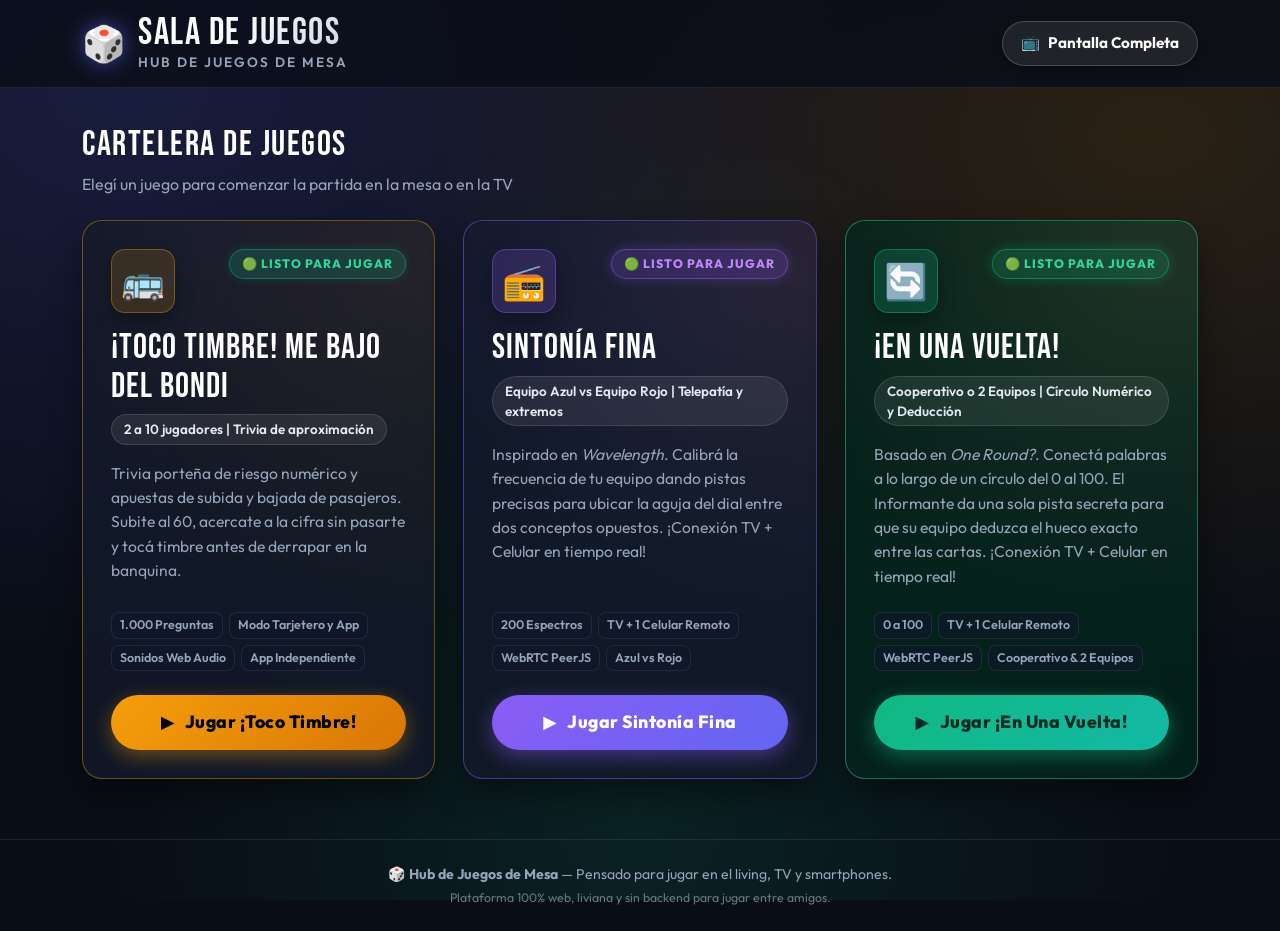
<file: index.html>
<!DOCTYPE html>
<html lang="es">
<head>
  <meta charset="UTF-8">
  <meta name="viewport" content="width=device-width, initial-scale=1.0">
  <meta name="theme-color" content="#090d16">
  <meta name="description" content="Hub de Juegos de Mesa Digitales para jugar entre amigos y en pantalla de TV.">
  <title>🎲 Sala de Juegos | Hub de Juegos de Mesa</title>

  <!-- Google Fonts -->
  <link rel="preconnect" href="https://fonts.googleapis.com">
  <link rel="preconnect" href="https://fonts.gstatic.com" crossorigin>
  <link href="https://fonts.googleapis.com/css2?family=Bebas+Neue&family=Outfit:wght@400;500;600;700;800&display=swap" rel="stylesheet">

  <!-- Bootstrap 5.3 CSS -->
  <link href="https://cdn.jsdelivr.net/npm/bootstrap@5.3.3/dist/css/bootstrap.min.css" rel="stylesheet">

  <!-- Estilos del Hub -->
  <link rel="stylesheet" href="css/hub.css">
</head>
<body>

  <!-- ====================================================================
       BARRA SUPERIOR / LIVING TV HEADER
       ==================================================================== -->
  <header class="hub-header">
    <div class="container d-flex justify-content-between align-items-center">
      <div class="hub-brand">
        <span class="hub-brand-icon">🎲</span>
        <div>
          <h1 class="hub-title">SALA DE JUEGOS</h1>
          <p class="hub-subtitle">Hub de Juegos de Mesa</p>
        </div>
      </div>

      <div class="d-flex align-items-center gap-2">
        <button type="button" class="btn-tv-fullscreen" id="btnToggleFullscreen" title="Alternar Pantalla Completa para TV">
          <span id="fsIcon">📺</span>
          <span id="fsLabel" class="d-none d-sm-inline">Pantalla Completa</span>
        </button>
      </div>
    </div>
  </header>

  <!-- ====================================================================
       CONTENIDO PRINCIPAL
       ==================================================================== -->
  <main class="container">

    <!-- GRILLA DE JUEGOS (CARTELERA) -->
    <section class="games-section" aria-labelledby="gamesSectionTitle">
      <div class="section-header d-flex justify-content-between align-items-end">
        <div>
          <h2 class="section-title" id="gamesSectionTitle">CARTELERA DE JUEGOS</h2>
          <p class="section-subtitle">Elegí un juego para comenzar la partida en la mesa o en la TV</p>
        </div>
      </div>

      <div class="games-grid">
        <!-- TARJETA 1 (ACTIVO): ¡TOCO TIMBRE! -->
        <article class="game-card card-active">
          <div class="game-card-top">
            <div class="game-icon-badge" style="background: rgba(245, 158, 11, 0.15); border-color: rgba(245, 158, 11, 0.35);">
              🚌
            </div>
            <span class="status-badge available">🟢 Listo para jugar</span>
          </div>

          <h3 class="game-title">¡TOCO TIMBRE! ME BAJO DEL BONDI</h3>
          
          <div>
            <span class="game-meta-badge">2 a 10 jugadores | Trivia de aproximación</span>
          </div>

          <p class="game-desc">
            Trivia porteña de riesgo numérico y apuestas de subida y bajada de pasajeros. Subite al 60, acercate a la cifra sin pasarte y tocá timbre antes de derrapar en la banquina.
          </p>

          <div class="game-tags">
            <span class="game-tag">1.000 Preguntas</span>
            <span class="game-tag">Modo Tarjetero y App</span>
            <span class="game-tag">Sonidos Web Audio</span>
            <span class="game-tag">App Independiente</span>
          </div>

          <div class="mt-auto">
            <a href="toco-timbre/index.html" class="btn-game-action btn-play-primary" id="btnPlayTocoTimbre">
              <span>▶️</span>
              <span>Jugar ¡Toco Timbre!</span>
            </a>
          </div>
        </article>

        <!-- TARJETA 2 (ACTIVO): SINTONÍA FINA -->
        <article class="game-card card-active" style="border-color: rgba(139, 92, 246, 0.45); background: radial-gradient(circle at 90% 10%, rgba(139, 92, 246, 0.12) 0%, rgba(18, 25, 41, 0.85) 60%);">
          <div class="game-card-top">
            <div class="game-icon-badge" style="background: rgba(139, 92, 246, 0.2); border-color: rgba(139, 92, 246, 0.4);">
              📻
            </div>
            <span class="status-badge available" style="background: rgba(139, 92, 246, 0.2); color: #c084fc; border-color: rgba(139, 92, 246, 0.45); box-shadow: 0 0 12px rgba(139, 92, 246, 0.3);">🟢 Listo para jugar</span>
          </div>

          <h3 class="game-title">SINTONÍA FINA</h3>

          <div>
            <span class="game-meta-badge">Equipo Azul vs Equipo Rojo | Telepatía y extremos</span>
          </div>

          <p class="game-desc">
            Inspirado en <em>Wavelength</em>. Calibrá la frecuencia de tu equipo dando pistas precisas para ubicar la aguja del dial entre dos conceptos opuestos. ¡Conexión TV + Celular en tiempo real!
          </p>

          <div class="game-tags">
            <span class="game-tag">200 Espectros</span>
            <span class="game-tag">TV + 1 Celular Remoto</span>
            <span class="game-tag">WebRTC PeerJS</span>
            <span class="game-tag">Azul vs Rojo</span>
          </div>

          <div class="mt-auto">
            <a href="sintonia-fina/index.html" class="btn-game-action btn-play-primary" style="background: linear-gradient(135deg, #8b5cf6, #6366f1); color: #fff; box-shadow: 0 6px 20px rgba(139, 92, 246, 0.45);">
              <span>▶️</span>
              <span>Jugar Sintonía Fina</span>
            </a>
          </div>
        </article>

        <!-- TARJETA 3 (ACTIVO): ¡EN UNA VUELTA! -->
        <article class="game-card card-active" style="border-color: rgba(52, 211, 153, 0.45); background: radial-gradient(circle at 90% 10%, rgba(16, 185, 129, 0.15) 0%, rgba(4, 36, 28, 0.85) 60%);">
          <div class="game-card-top">
            <div class="game-icon-badge" style="background: rgba(16, 185, 129, 0.2); border-color: rgba(16, 185, 129, 0.45);">
              🔄
            </div>
            <span class="status-badge available" style="background: rgba(16, 185, 129, 0.2); color: #34d399; border-color: rgba(16, 185, 129, 0.45); box-shadow: 0 0 12px rgba(16, 185, 129, 0.3);">🟢 Listo para jugar</span>
          </div>

          <h3 class="game-title">¡EN UNA VUELTA!</h3>

          <div>
            <span class="game-meta-badge">Cooperativo o 2 Equipos | Círculo Numérico y Deducción</span>
          </div>

          <p class="game-desc">
            Basado en <em>One Round?</em>. Conectá palabras a lo largo de un círculo del 0 al 100. El Informante da una sola pista secreta para que su equipo deduzca el hueco exacto entre las cartas. ¡Conexión TV + Celular en tiempo real!
          </p>

          <div class="game-tags">
            <span class="game-tag">0 a 100</span>
            <span class="game-tag">TV + 1 Celular Remoto</span>
            <span class="game-tag">WebRTC PeerJS</span>
            <span class="game-tag">Cooperativo & 2 Equipos</span>
          </div>

          <div class="mt-auto">
            <a href="en-una-vuelta/index.html" class="btn-game-action btn-play-primary" style="background: linear-gradient(135deg, #10b981, #14b8a6); color: #022c22; box-shadow: 0 6px 20px rgba(16, 185, 129, 0.45);">
              <span>▶️</span>
              <span>Jugar ¡En Una Vuelta!</span>
            </a>
          </div>
        </article>
      </div>
    </section>
  </main>

  <!-- PIE DE PÁGINA -->
  <footer class="hub-footer text-center">
    <div class="container">
      <p class="mb-1">🎲 <strong>Hub de Juegos de Mesa</strong> &mdash; Pensado para jugar en el living, TV y smartphones.</p>
      <p class="text-secondary small mb-0">Plataforma 100% web, liviana y sin backend para jugar entre amigos.</p>
    </div>
  </footer>

  <!-- LÓGICA DE PANTALLA COMPLETA -->
  <script>
    (function() {
      'use strict';

      const btnToggleFs = document.getElementById('btnToggleFullscreen');
      const fsIcon = document.getElementById('fsIcon');
      const fsLabel = document.getElementById('fsLabel');

      function isFullscreen() {
        return !!(
          document.fullscreenElement ||
          document.webkitFullscreenElement ||
          document.mozFullScreenElement ||
          document.msFullscreenElement
        );
      }

      function toggleFullscreen() {
        if (!isFullscreen()) {
          const docEl = document.documentElement;
          if (docEl.requestFullscreen) {
            docEl.requestFullscreen().catch(() => {});
          } else if (docEl.webkitRequestFullscreen) {
            docEl.webkitRequestFullscreen();
          } else if (docEl.msRequestFullscreen) {
            docEl.msRequestFullscreen();
          }
        } else {
          if (document.exitFullscreen) {
            document.exitFullscreen().catch(() => {});
          } else if (document.webkitExitFullscreen) {
            docEl.webkitExitFullscreen();
          } else if (document.msExitFullscreen) {
            docEl.msExitFullscreen();
          }
        }
      }

      function updateFullscreenUI() {
        const inFs = isFullscreen();
        if (fsIcon) fsIcon.textContent = inFs ? '🪟' : '📺';
        if (fsLabel) fsLabel.textContent = inFs ? 'Salir' : 'Pantalla Completa';
        if (btnToggleFs) btnToggleFs.title = inFs ? 'Salir de Pantalla Completa' : 'Alternar Pantalla Completa para TV';
      }

      if (btnToggleFs) {
        btnToggleFs.addEventListener('click', toggleFullscreen);
      }

      document.addEventListener('fullscreenchange', updateFullscreenUI);
      document.addEventListener('webkitfullscreenchange', updateFullscreenUI);
      document.addEventListener('mozfullscreenchange', updateFullscreenUI);
      document.addEventListener('MSFullscreenChange', updateFullscreenUI);
    })();
  </script>
</body>
</html>
</file>
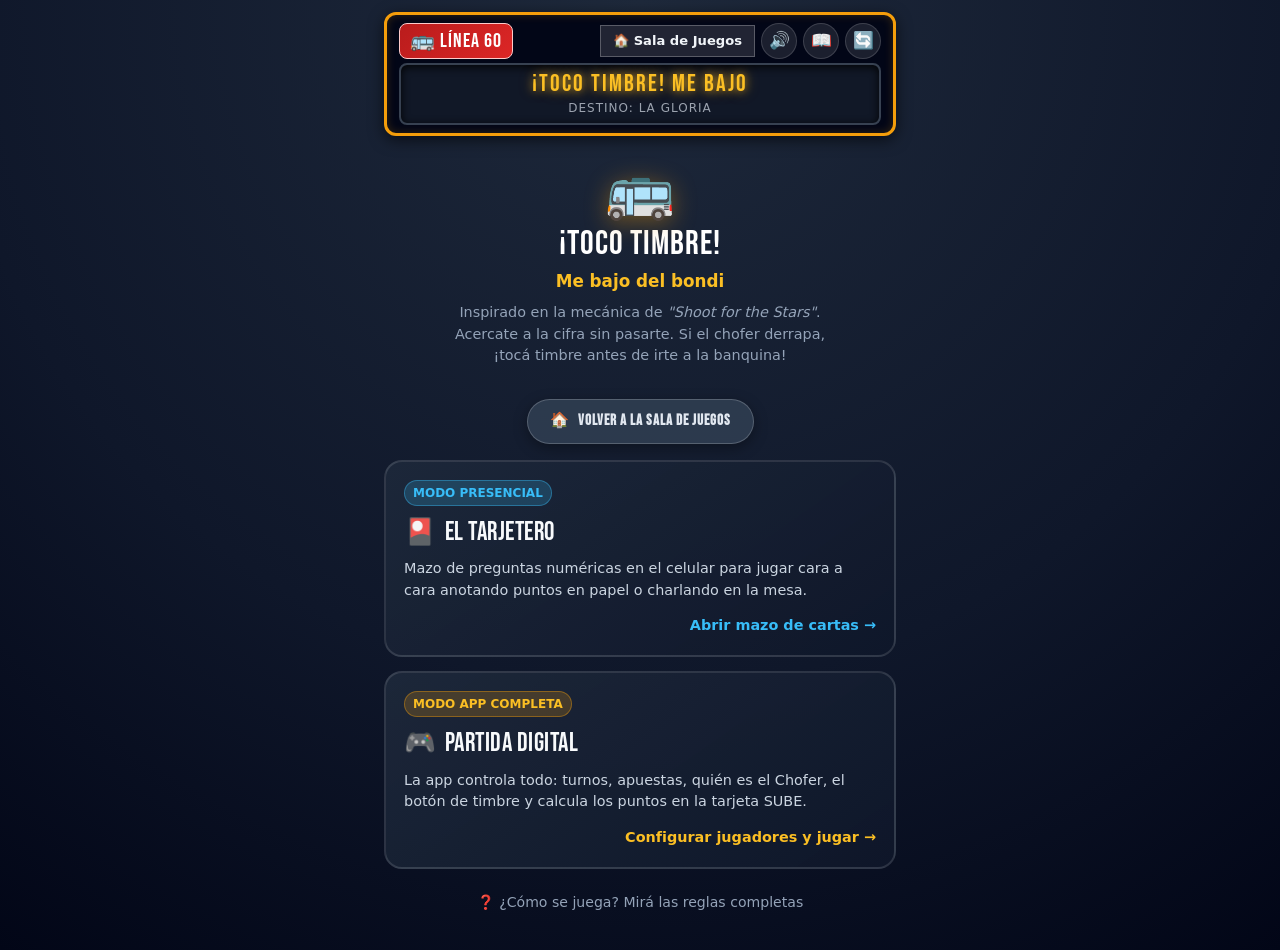
<file: toco-timbre/index.html>
<!DOCTYPE html>
<html lang="es">
<head>
  <meta charset="UTF-8">
  <meta name="viewport" content="width=device-width, initial-scale=1.0, maximum-scale=1.0, user-scalable=no">
  <meta name="theme-color" content="#0a192f">
  <meta name="description" content="¡Toco timbre! Me bajo del bondi - Juego de mesa digital de preguntas numéricas, riesgo y apuestas porteñas.">
  <title>¡Toco timbre! Me bajo del bondi 🚌🔔</title>

  <!-- Google Fonts -->
  <link rel="preconnect" href="https://fonts.googleapis.com">
  <link rel="preconnect" href="https://fonts.gstatic.com" crossorigin>
  <link href="https://fonts.googleapis.com/css2?family=Bebas+Neue&family=Outfit:wght@400;600;700;800&display=swap" rel="stylesheet">

  <!-- Bootstrap 5.3 CSS via CDN -->
  <link href="https://cdn.jsdelivr.net/npm/bootstrap@5.3.3/dist/css/bootstrap.min.css" rel="stylesheet" integrity="sha384-QWTKZyjpPEjISv5WaRU9OFeRpok6YctnYmDr5pNlyT2bRjXh0JMhjY6hW+ALEwIH" crossorigin="anonymous">

  <!-- Estilos Propios -->
  <link rel="stylesheet" href="css/styles.css">
</head>
<body>
  <!-- Canvas de confeti para festejos -->
  <canvas id="confettiCanvas"></canvas>

  <div class="app-container">
    <!-- Header Cartelera Colectivo Porteño -->
    <header class="bondi-header">
      <div class="bondi-header-top">
        <div class="linea-badge">
          <span>🚌</span>
          <span id="headerLineaText">LÍNEA 60</span>
        </div>
        <div class="header-controls">
          <a href="../index.html" class="btn-hub-link" id="btnBackToHub" title="Volver a la Sala de Juegos" aria-label="Volver a la Sala de Juegos">
            <span>🏠</span>
            <span class="d-none d-sm-inline">Sala de Juegos</span>
          </a>
          <button type="button" class="btn-icon-subtle" id="btnToggleSound" title="Sonido On/Off" aria-label="Alternar sonido">
            <span id="soundIcon">🔊</span>
          </button>
          <button type="button" class="btn-icon-subtle" id="btnOpenRules" title="Reglas del juego" aria-label="Ver reglas">
            <span>📖</span>
          </button>
          <button type="button" class="btn-icon-subtle" id="btnResetGame" title="Menú del juego / Reiniciar" aria-label="Reiniciar o ir al menú">
            <span>🔄</span>
          </button>
        </div>
      </div>
      <div class="cartelera-led">
        <h1 class="cartelera-text" id="carteleraTitle">¡TOCO TIMBRE! ME BAJO</h1>
        <div class="cartelera-subtext" id="carteleraSubtitle">DESTINO: LA GLORIA</div>
      </div>
    </header>

    <!-- ====================================================================
         VISTA 1: MENÚ PRINCIPAL
         ==================================================================== -->
    <main id="viewMenu" class="view-section active">
      <div class="hero-bus-banner">
        <div class="hero-bus-icon">🚌</div>
        <h2 style="font-family: var(--font-display); font-size: 2.1rem; color: #fff; margin-bottom: 4px; letter-spacing: 1px;">
          ¡TOCO TIMBRE!
        </h2>
        <p style="color: var(--bondi-yellow); font-weight: 700; font-size: 1.05rem; margin-bottom: 8px;">
          Me bajo del bondi
        </p>
        <p style="color: var(--text-muted); font-size: 0.9rem; max-width: 380px; margin: 0 auto 16px;">
          Inspirado en la mecánica de <em>"Shoot for the Stars"</em>. Acercate a la cifra sin pasarte. Si el chofer derrapa, ¡tocá timbre antes de irte a la banquina!
        </p>
      </div>

      <!-- Botón visible: Volver a la Sala de Juegos -->
      <div class="text-center mb-3">
        <a href="../index.html" class="btn btn-bondi btn-bondi-secondary" style="display: inline-flex; align-items: center; justify-content: center; gap: 8px; width: auto; padding: 10px 22px; font-size: 0.95rem; border-radius: 999px; text-decoration: none; box-shadow: 0 4px 14px rgba(0,0,0,0.35); border: 1px solid rgba(255,255,255,0.2);">
          <span>🏠</span>
          <span style="font-weight: 700;">Volver a la Sala de Juegos</span>
        </a>
      </div>

      <!-- Banner de reanudar partida guardada -->
      <div id="resumeGameCard" class="game-card text-center d-none" style="border: 2px solid var(--bondi-gold); background: rgba(245, 158, 11, 0.1);">
        <div style="font-size: 1.1rem; font-weight: 700; color: var(--bondi-yellow); margin-bottom: 4px;">
          💾 Partida activa guardada
        </div>
        <p id="resumeGameInfo" style="font-size: 0.88rem; color: #e2e8f0; margin-bottom: 12px;">
          Ronda en curso detectada en tu dispositivo.
        </p>
        <div class="d-flex gap-2 justify-content-center">
          <button type="button" class="btn btn-bondi btn-bondi-gold" id="btnResumeGame" style="width: auto; padding: 8px 18px; font-size: 1rem;">
            ▶️ Continuar partida en curso
          </button>
          <button type="button" class="btn btn-bondi btn-bondi-secondary" id="btnDiscardSavedGame" style="width: auto; padding: 8px 14px; font-size: 0.9rem;">
            ✖ Descartar
          </button>
        </div>
      </div>

      <!-- Selección de Modos -->
      <div class="mode-card" id="btnSelectModeTarjetero">
        <span class="mode-badge presencial">Modo Presencial</span>
        <div class="mode-title">
          <span>🎴</span>
          <span>El Tarjetero</span>
        </div>
        <p style="color: #cbd5e1; font-size: 0.9rem; margin-bottom: 12px;">
          Mazo de preguntas numéricas en el celular para jugar cara a cara anotando puntos en papel o charlando en la mesa.
        </p>
        <div class="text-end">
          <span style="color: var(--bondi-blue-light); font-weight: 700; font-size: 0.9rem;">Abrir mazo de cartas &rarr;</span>
        </div>
      </div>

      <div class="mode-card" id="btnSelectModeDigital">
        <span class="mode-badge digital">Modo App Completa</span>
        <div class="mode-title">
          <span>🎮</span>
          <span>Partida Digital</span>
        </div>
        <p style="color: #cbd5e1; font-size: 0.9rem; margin-bottom: 12px;">
          La app controla todo: turnos, apuestas, quién es el Chofer, el botón de timbre y calcula los puntos en la tarjeta SUBE.
        </p>
        <div class="text-end">
          <span style="color: var(--bondi-yellow); font-weight: 700; font-size: 0.9rem;">Configurar jugadores y jugar &rarr;</span>
        </div>
      </div>

      <!-- Botón de Reglas Rápido -->
      <div class="text-center mt-3">
        <button type="button" class="btn btn-link text-decoration-none" id="btnRulesFromMenu" style="color: #94a3b8; font-size: 0.88rem;">
          ❓ ¿Cómo se juega? Mirá las reglas completas
        </button>
      </div>
    </main>

    <!-- ====================================================================
         VISTA 2A: CONFIGURACIÓN MODO PRESENCIAL (TARJETERO)
         ==================================================================== -->
    <section id="viewTarjeteroSetup" class="view-section">
      <div class="d-flex align-items-center justify-content-between mb-3">
        <button type="button" class="btn btn-sm btn-bondi-secondary" id="btnTarjeteroSetupBack">
          &larr; Volver
        </button>
        <span style="font-size: 0.85rem; color: var(--bondi-yellow); font-weight: 700;">CONFIGURAR MAZO</span>
      </div>

      <div class="game-card">
        <div class="filter-section-title">
          <span>1. Categorías del Mazo</span>
          <div>
            <button type="button" class="btn btn-link filter-action-link p-0 me-2" id="btnTarjeteroSelectAllCats">Todas</button>
            <button type="button" class="btn btn-link filter-action-link p-0 text-muted" id="btnTarjeteroClearAllCats">Ninguna</button>
          </div>
        </div>
        <div class="filter-pills-grid" id="tarjeteroCatsContainer">
          <!-- Generado dinámicamente desde categorias.json -->
        </div>

        <div class="filter-section-title mt-2">
          <span>2. Nivel de Dificultad</span>
          <button type="button" class="btn btn-link filter-action-link p-0" id="btnTarjeteroSelectAllDiffs">Todas</button>
        </div>
        <div class="filter-pills-grid" id="tarjeteroDiffsContainer">
          <!-- Generado dinámicamente desde categorias.json -->
        </div>

        <div class="filter-section-title mt-3">
          <span>3. Cantidad de cartas por Categoría/Dificultad</span>
          <span class="text-muted" style="font-size: 0.78rem;">(Al azar por grupo)</span>
        </div>
        <div class="deck-size-grid" id="tarjeteroPerCombContainer">
          <button type="button" class="deck-size-pill active" data-per="0">Todas las disponibles</button>
          <button type="button" class="deck-size-pill" data-per="1">1 por combinación</button>
          <button type="button" class="deck-size-pill" data-per="3">3 por combinación</button>
          <button type="button" class="deck-size-pill" data-per="5">5 por combinación</button>
          <button type="button" class="deck-size-pill" data-per="10">10 por combinación</button>
          <button type="button" class="deck-size-pill" data-per="custom">Personalizado ✍️</button>
        </div>
        <div class="custom-per-comb-row mb-3 d-none align-items-center gap-2" id="tarjeteroCustomPerCombRow">
          <span style="font-size: 0.85rem; color: #cbd5e1;">Cantidad por combinación:</span>
          <input type="number" class="form-control-bondi text-center" id="tarjeteroCustomPerCombInput" min="1" max="25" value="15" style="width: 80px; padding: 4px 8px;">
        </div>

        <!-- Contador en vivo del mazo -->
        <div class="deck-counter-box mb-2">
          <div style="flex: 1;">
            <div style="font-size: 0.75rem; color: #94a3b8; text-transform: uppercase; letter-spacing: 0.5px;">Resumen del Mazo</div>
            <div style="font-size: 0.88rem; color: #f8fafc; font-weight: 600; line-height: 1.35;" id="tarjeteroDeckStatusText">Calculando preguntas...</div>
          </div>
          <div class="deck-counter-number ms-2" id="tarjeteroDeckCounterNumber">0</div>
        </div>

        <!-- Botón para restablecer preguntas vistas -->
        <div class="text-center mb-2">
          <button type="button" class="btn-reset-seen" id="btnResetSeenTarjetero" style="display: none;">
            🔄 Restablecer preguntas vistas (<span id="tarjeteroSeenCount">0</span> ya vistas)
          </button>
        </div>

        <!-- Enlace a preguntas reportadas -->
        <div class="text-center mb-3" id="tarjeteroReportedContainer" style="display: none;">
          <button type="button" class="btn btn-link text-warning text-decoration-none btn-sm" id="btnOpenReportedTarjetero" style="font-size: 0.8rem;">
            🚩 Ver/Exportar preguntas reportadas (<span id="tarjeteroReportedCount">0</span>)
          </button>
        </div>

        <button type="button" class="btn-bondi btn-bondi-primary" id="btnStartTarjetero">
          🎴 ¡Abrir Mazo de Cartas!
        </button>
      </div>
    </section>

    <!-- ====================================================================
         VISTA 2B: MODO PRESENCIAL (TARJETERO)
         ==================================================================== -->
    <section id="viewTarjetero" class="view-section">
      <div class="d-flex align-items-center justify-content-between mb-3">
        <div class="d-flex gap-2">
          <button type="button" class="btn btn-sm btn-bondi-secondary" id="btnTarjeteroBack">
            &larr; Menú
          </button>
          <button type="button" class="btn btn-sm btn-bondi-secondary" id="btnTarjeteroOpenFilters" title="Cambiar filtros del mazo">
            ⚙️ Mazo
          </button>
        </div>
        <div style="font-size: 0.85rem; color: var(--bondi-yellow); font-weight: 600;" id="tarjeteroProgressText">
          Tarjeta 1 / 40
        </div>
      </div>

      <div class="card-boleto mb-3">
        <div class="d-flex justify-content-center align-items-center gap-2 mb-3">
          <span class="badge-category" id="tarjeteroCategory">🇦🇷 Cultura Argentina</span>
          <span class="badge-difficulty facil" id="tarjeteroDifficulty">🟢 Fácil</span>
        </div>
        <h3 class="question-text" id="tarjeteroQuestion">¿En qué año se inauguró el Obelisco?</h3>
        <div class="unit-hint">
          Respuesta en: <span class="unit-tag" id="tarjeteroUnit">año</span>
        </div>

        <!-- Zona de Revelación -->
        <div id="tarjeteroAnswerContainer" class="d-none">
          <div class="answer-reveal-box">
            <div class="answer-label" style="font-size: 0.8rem; color: #94a3b8; text-transform: uppercase;">Respuesta Correcta</div>
            <div class="answer-number" id="tarjeteroAnswerValue">1936</div>
            <div class="answer-unit-label" id="tarjeteroAnswerUnitLabel">año</div>
            <div class="answer-note" id="tarjeteroNote">Dato curioso aquí...</div>
            <div class="mt-3 pt-2 border-top border-secondary text-center">
              <button type="button" class="btn btn-sm btn-outline-danger" id="btnReportTarjetero" style="font-size: 0.8rem;">
                🚩 Dato dudoso (Descartar y cambiar)
              </button>
            </div>
          </div>
        </div>

        <button type="button" class="btn-bondi btn-bondi-gold mt-2" id="btnTarjeteroReveal">
          👁️ Revelar Respuesta
        </button>
      </div>

      <div class="d-flex gap-2">
        <button type="button" class="btn-bondi btn-bondi-primary" id="btnTarjeteroNext">
          ➡️ Siguiente Pregunta
        </button>
      </div>

      <div class="text-center mt-3">
        <button type="button" class="btn btn-link text-danger text-decoration-none btn-sm" id="btnAbandonTarjetero" style="font-size: 0.82rem; opacity: 0.85;">
          🚪 Abandonar partida
        </button>
      </div>
    </section>

    <!-- ====================================================================
         VISTA 3: CONFIGURACIÓN MODO DIGITAL
         ==================================================================== -->
    <section id="viewDigitalSetup" class="view-section">
      <div class="d-flex align-items-center justify-content-between mb-3">
        <button type="button" class="btn btn-sm btn-bondi-secondary" id="btnSetupBack">
          &larr; Volver
        </button>
        <span style="font-size: 0.85rem; color: var(--bondi-yellow); font-weight: 700;">NUEVA PARTIDA</span>
      </div>

      <div class="game-card">
        <h3 style="font-family: var(--font-display); font-size: 1.5rem; color: #fff; margin-bottom: 12px;">
          1. Cantidad de Rondas
        </h3>
        <div class="d-flex gap-2 mb-3">
          <button type="button" class="btn btn-sm flex-fill round-select-btn btn-bondi-secondary" data-rounds="5">
            5 Rondas
          </button>
          <button type="button" class="btn btn-sm flex-fill round-select-btn btn-bondi-gold active" data-rounds="8">
            8 Rondas ⭐
          </button>
          <button type="button" class="btn btn-sm flex-fill round-select-btn btn-bondi-secondary" data-rounds="12">
            12 Rondas
          </button>
          <button type="button" class="btn btn-sm flex-fill round-select-btn btn-bondi-secondary" data-rounds="0">
            Libre ♾️
          </button>
        </div>

        <div class="d-flex align-items-center justify-content-between mb-2">
          <h3 style="font-family: var(--font-display); font-size: 1.5rem; color: #fff; margin: 0;">
            2. Pasajeros (2 a 10)
          </h3>
          <button type="button" class="btn btn-sm btn-link text-decoration-none" id="btnRandomizeNames" style="color: var(--bondi-yellow); font-size: 0.85rem; padding: 0;">
            🎲 Apodos de bondi
          </button>
        </div>

        <div id="playersListContainer" class="d-flex flex-column gap-2 mb-3">
          <!-- Inputs generados por JS -->
        </div>

        <button type="button" class="btn btn-sm btn-outline-light w-100 mb-4" id="btnAddPlayer">
          ➕ Agregar otro pasajero
        </button>

        <!-- Filtros del Mazo de la Partida Digital -->
        <h3 style="font-family: var(--font-display); font-size: 1.5rem; color: #fff; margin-bottom: 12px;">
          3. Mazo de Preguntas
        </h3>

        <div class="filter-section-title">
          <span>Categorías</span>
          <div>
            <button type="button" class="btn btn-link filter-action-link p-0 me-2" id="btnDigitalSelectAllCats">Todas</button>
            <button type="button" class="btn btn-link filter-action-link p-0 text-muted" id="btnDigitalClearAllCats">Ninguna</button>
          </div>
        </div>
        <div class="filter-pills-grid" id="digitalCatsContainer">
          <!-- Generado dinámicamente -->
        </div>

        <div class="filter-section-title mt-2">
          <span>Dificultad</span>
          <button type="button" class="btn btn-link filter-action-link p-0" id="btnDigitalSelectAllDiffs">Todas</button>
        </div>
        <div class="filter-pills-grid" id="digitalDiffsContainer">
          <!-- Generado dinámicamente -->
        </div>

        <div class="filter-section-title mt-3">
          <span>Cantidad de cartas por Categoría/Dificultad</span>
          <span class="text-muted" style="font-size: 0.78rem;">(Al azar por grupo)</span>
        </div>
        <div class="deck-size-grid" id="digitalPerCombContainer">
          <button type="button" class="deck-size-pill active" data-per="0">Todas las disponibles</button>
          <button type="button" class="deck-size-pill" data-per="1">1 por combinación</button>
          <button type="button" class="deck-size-pill" data-per="3">3 por combinación</button>
          <button type="button" class="deck-size-pill" data-per="5">5 por combinación</button>
          <button type="button" class="deck-size-pill" data-per="10">10 por combinación</button>
          <button type="button" class="deck-size-pill" data-per="custom">Personalizado ✍️</button>
        </div>
        <div class="custom-per-comb-row mb-3 d-none align-items-center gap-2" id="digitalCustomPerCombRow">
          <span style="font-size: 0.85rem; color: #cbd5e1;">Cantidad por combinación:</span>
          <input type="number" class="form-control-bondi text-center" id="digitalCustomPerCombInput" min="1" max="25" value="15" style="width: 80px; padding: 4px 8px;">
        </div>

        <!-- Contador en vivo digital -->
        <div class="deck-counter-box mb-2">
          <div style="flex: 1;">
            <div style="font-size: 0.75rem; color: #94a3b8; text-transform: uppercase; letter-spacing: 0.5px;">Resumen del Mazo</div>
            <div style="font-size: 0.88rem; color: #f8fafc; font-weight: 600; line-height: 1.35;" id="digitalDeckStatusText">Calculando preguntas...</div>
          </div>
          <div class="deck-counter-number ms-2" id="digitalDeckCounterNumber">0</div>
        </div>

        <!-- Botón para restablecer preguntas vistas -->
        <div class="text-center mb-2">
          <button type="button" class="btn-reset-seen" id="btnResetSeenDigital" style="display: none;">
            🔄 Restablecer preguntas vistas (<span id="digitalSeenCount">0</span> ya vistas)
          </button>
        </div>

        <!-- Enlace a preguntas reportadas -->
        <div class="text-center mb-3" id="digitalReportedContainer" style="display: none;">
          <button type="button" class="btn btn-link text-warning text-decoration-none btn-sm" id="btnOpenReportedDigital" style="font-size: 0.8rem;">
            🚩 Ver/Exportar preguntas reportadas (<span id="digitalReportedCount">0</span>)
          </button>
        </div>

        <button type="button" class="btn-bondi btn-bondi-primary" id="btnStartGame">
          🚀 ¡Arrancar el Bondi!
        </button>
      </div>
    </section>

    <!-- ====================================================================
         VISTA 4: PARTIDA DIGITAL (RONDA DE APUESTAS)
         ==================================================================== -->
    <section id="viewDigitalGame" class="view-section">
      <!-- Indicador de ronda & estado -->
      <div class="d-flex justify-content-between align-items-center mb-2">
        <span class="badge-custom" style="background: rgba(2, 132, 199, 0.25); color: var(--bondi-blue-light); border: 1px solid rgba(2, 132, 199, 0.4);" id="gameRoundBadge">
          Ronda 1 de 8
        </span>
        <div class="d-flex gap-1 align-items-center">
          <span class="badge-category" id="gameCategoryBadge">
            🇦🇷 Cultura Argentina
          </span>
          <span class="badge-difficulty facil" id="gameDifficultyBadge">
            🟢 Fácil
          </span>
        </div>
      </div>

      <!-- Tarjeta de Pregunta -->
      <div class="game-card mb-2" style="padding: 14px 16px;">
        <div style="font-size: 0.8rem; color: var(--text-muted); text-transform: uppercase; letter-spacing: 0.5px;">Pregunta</div>
        <div id="gameQuestionText" style="font-weight: 700; font-size: 1.15rem; color: #fff; line-height: 1.35; margin: 4px 0 6px;">
          ¿Pregunta aquí?
        </div>
        <div style="font-size: 0.85rem; color: #cbd5e1;">
          Unidad de medida: <strong class="unit-tag" id="gameUnitText">año</strong>
        </div>
      </div>

      <!-- Cartel de Apuesta Actual -->
      <div class="bet-display-board">
        <div class="bet-label" id="betBoardLabel">Número fijado por el Chofer</div>
        <div class="bet-value-giant" id="betBoardValue">---</div>
        <div class="bet-unit-small" id="betBoardUnit">esperando número inicial</div>
      </div>

      <!-- Banner del Chofer actual -->
      <div class="current-chofer-banner" id="currentChoferBanner">
        <div>
          <span>Al volante: </span>
          <strong id="currentChoferName" style="color: var(--bondi-yellow);">Nadie</strong>
        </div>
        <span style="font-size: 0.8rem; color: var(--text-muted);" id="currentChoferStatus">Chofer</span>
      </div>

      <!-- Grilla de Pasajeros arriba / bajados -->
      <div style="font-size: 0.78rem; text-transform: uppercase; color: var(--text-muted); letter-spacing: 0.5px; margin-bottom: 6px;">
        Estado del pasaje:
      </div>
      <div class="passengers-container" id="passengersStatusContainer">
        <!-- Renderizado dinámico -->
      </div>

      <!-- ==============================================================
           SUB-FASE A: CHOFER INICIAL INGRESA APUESTA
           ============================================================== -->
      <div id="subphaseChoferInitial" class="game-card d-none">
        <div class="turn-banner mb-3">
          <div style="font-size: 0.85rem; color: #cbd5e1;">Turno del Chofer de la ronda</div>
          <div class="turn-player-name" id="initialChoferPlayerName">Jugador 1</div>
          <div style="font-size: 0.85rem; color: var(--bondi-yellow); margin-top: 2px;">
            🚌 Vos ponés la primera cifra
          </div>
        </div>

        <p style="font-size: 0.9rem; color: #e2e8f0; text-align: center; margin-bottom: 12px;">
          Ingresá un número que creas que <strong>NO supere</strong> la respuesta real:
        </p>

        <div class="mb-3">
          <input type="number" step="any" class="form-control-bondi input-giant-number" id="inputInitialBet" placeholder="0" inputmode="decimal">
        </div>

        <button type="button" class="btn-bondi btn-bondi-gold" id="btnConfirmInitialBet">
          🚌 Pisar el acelerador (Fijar número)
        </button>
      </div>

      <!-- ==============================================================
           SUB-FASE B: DECISIÓN DEL PASAJERO DE TURNO
           ============================================================== -->
      <div id="subphasePassengerTurn" class="game-card d-none">
        <div class="turn-banner mb-3">
          <div style="font-size: 0.82rem; color: #cbd5e1;">Pásale el celu a:</div>
          <div class="turn-player-name" id="passengerTurnPlayerName">Jugador 2</div>
          <div style="font-size: 0.82rem; color: #94a3b8; margin-top: 2px;">
            El Chofer fijó: <strong style="color: var(--bondi-yellow);" id="passengerTurnCurrentBet">1950</strong> <span id="passengerTurnBetUnit">años</span>
          </div>
        </div>

        <!-- Contenedor de Botones de Decisión -->
        <div id="passengerActionButtons" class="d-flex flex-column gap-2">
          <!-- 1. Agarrar el volante -->
          <button type="button" class="btn-bondi btn-bondi-primary" id="btnOpenRaiseBet">
            🛞 Agarrar el volante (Subir número)
          </button>

          <!-- 2. Quedarme en el bondi -->
          <button type="button" class="btn-bondi btn-bondi-success" id="btnStayOnBus">
            🧍 Quedarme en el bondi (Confío)
          </button>

          <!-- 3. Tocar timbre -->
          <div class="timbre-button-wrapper">
            <button type="button" class="btn-timbre" id="btnRingBell">
              <span class="bell-icon">🔔</span>
              <span>¡TOCO TIMBRE! ME BAJO</span>
              <span class="btn-timbre-subtext">El chofer ya se pasó, me bajo acá</span>
            </button>
          </div>
        </div>

        <!-- Formulario desplegable para subir número (🛞) -->
        <div id="raiseBetFormContainer" class="d-none mt-3 pt-3" style="border-top: 1px dashed rgba(255, 255, 255, 0.2);">
          <div style="font-size: 0.9rem; color: var(--bondi-blue-light); font-weight: 700; margin-bottom: 6px; text-align: center;">
            Ingresá un número MAYOR a <span id="raiseMinBetLabel">0</span>:
          </div>
          <input type="number" step="any" class="form-control-bondi input-giant-number mb-2" id="inputRaiseBet" placeholder="0" inputmode="decimal">
          <div class="d-flex gap-2">
            <button type="button" class="btn-bondi btn-bondi-gold flex-fill" id="btnConfirmRaiseBet">
              ✅ Confirmar y Ser Chofer
            </button>
            <button type="button" class="btn-bondi btn-bondi-secondary" id="btnCancelRaiseBet" style="width: auto; padding: 12px 16px;">
              ❌
            </button>
          </div>
        </div>
      </div>

      <div class="text-center mt-3">
        <button type="button" class="btn btn-link text-danger text-decoration-none btn-sm" id="btnAbandonDigitalGame" style="font-size: 0.82rem; opacity: 0.85;">
          🚪 Abandonar partida
        </button>
      </div>
    </section>

    <!-- ====================================================================
         VISTA 5: RESULTADO DE LA RONDA & RESOLUCIÓN
         ==================================================================== -->
    <section id="viewDigitalRoundResult" class="view-section">
      <div class="text-center mb-3">
        <div style="font-size: 2.2rem;">🛑</div>
        <h2 style="font-family: var(--font-display); font-size: 1.8rem; color: #fff; margin: 0;">
          ¡LLEGAMOS A LA PARADA FINAL!
        </h2>
        <p style="color: var(--text-muted); font-size: 0.88rem;">
          Se terminaron las apuestas de esta pregunta.
        </p>
      </div>

      <!-- Resumen del viaje -->
      <div class="game-card mb-3">
        <div class="d-flex justify-content-between align-items-center mb-2">
          <span style="font-size: 0.85rem; color: var(--text-muted);">Apuesta Final del Chofer:</span>
          <span class="badge-custom" style="background: rgba(245, 158, 11, 0.2); color: var(--bondi-yellow);">
            🚌 <span id="resultChoferName">Juan</span>
          </span>
        </div>
        <div class="text-center py-2" style="background: #020617; border-radius: var(--radius-sm); margin-bottom: 12px;">
          <div style="font-family: var(--font-display); font-size: 2.8rem; color: var(--bondi-yellow); line-height: 1;" id="resultFinalBet">
            1986
          </div>
          <div style="font-size: 0.85rem; color: #94a3b8;" id="resultFinalUnit">años</div>
        </div>

        <div style="font-size: 0.85rem; color: #cbd5e1; margin-bottom: 4px;">
          🧍 Pasajeros que confiaron: <strong id="resultStayedPlayers" style="color: #4ade80;">Nadie</strong>
        </div>
        <div style="font-size: 0.85rem; color: #cbd5e1;">
          🔔 Tocaron timbre: <strong id="resultRungPlayers" style="color: #f87171;">Nadie</strong>
        </div>
      </div>

      <!-- Botón para revelar respuesta -->
      <div id="resultPreRevealAction" class="mb-3">
        <button type="button" class="btn-bondi btn-bondi-gold" id="btnRevealOfficialAnswer">
          🔍 Revelar Respuesta Oficial
        </button>
      </div>

      <!-- Bloque de Veredicto Revelado -->
      <div id="resultPostRevealSection" class="d-none">
        <div class="answer-reveal-box text-center mb-3" id="verdictBox">
          <div style="font-size: 0.85rem; color: #94a3b8; text-transform: uppercase;">Respuesta Real Oficial</div>
          <div class="answer-number" id="resultRealAnswer">2022</div>
          <div class="answer-unit-label" id="resultRealUnit">años</div>
          <div id="verdictBadgeText" style="font-size: 1.15rem; font-weight: 800; margin-top: 10px; padding: 8px; border-radius: var(--radius-sm);">
            ¡EL CHOFER NO SE PASÓ!
          </div>
          <div class="answer-note" id="resultQuestionNote">
            Dato curioso histórico...
          </div>
          <div class="mt-3 pt-2 border-top border-secondary text-center">
            <button type="button" class="btn btn-sm btn-outline-danger" id="btnReportDigital" style="font-size: 0.8rem;">
              🚩 Dato dudoso (Descartar y cambiar)
            </button>
          </div>
        </div>

        <!-- Puntos otorgados en la ronda -->
        <div class="game-card mb-3">
          <h4 style="font-family: var(--font-display); font-size: 1.25rem; color: #fff; margin-bottom: 10px;">
            🪙 Puntos de la Ronda
          </h4>
          <div id="roundScoreChangesList" class="d-flex flex-column gap-1">
            <!-- Items de cambio de puntos -->
          </div>
        </div>

        <!-- Tabla Saldo SUBE -->
        <div class="sube-card">
          <div class="sube-header">
            <div class="sube-logo">
              <span>💳</span> SUBE
            </div>
            <div class="sube-chip"></div>
          </div>
          <div style="font-size: 0.75rem; color: rgba(255, 255, 255, 0.7); text-transform: uppercase; margin-bottom: 8px; letter-spacing: 0.5px;">
            Saldo de Posiciones
          </div>
          <div id="subeLeaderboardList">
            <!-- Filas de la SUBE -->
          </div>
        </div>

        <!-- Siguiente Ronda o Ver Ganador -->
        <button type="button" class="btn-bondi btn-bondi-primary" id="btnNextRoundOrFinish">
          ➡️ Siguiente Ronda
        </button>

        <div class="text-center mt-2">
          <button type="button" class="btn btn-link text-danger text-decoration-none btn-sm" id="btnAbandonFromResults" style="font-size: 0.82rem; opacity: 0.85;">
            🚪 Abandonar partida
          </button>
        </div>
      </div>
    </section>

    <!-- ====================================================================
         VISTA 6: FIN DE PARTIDA & PODIO
         ==================================================================== -->
    <section id="viewDigitalGameOver" class="view-section">
      <div class="text-center mb-3">
        <div style="font-size: 3rem;">🏆</div>
        <h2 style="font-family: var(--font-display); font-size: 2.2rem; color: var(--bondi-yellow); margin-bottom: 2px;">
          ¡EL REY DEL BONDI!
        </h2>
        <p style="color: #cbd5e1; font-size: 0.95rem;">
          Finalizó el recorrido. Conocé al chofer supremo de la línea.
        </p>
      </div>

      <!-- Podio de 3 escalones -->
      <div class="podium-container" id="podiumContainer">
        <!-- Renderizado por JS: 2do, 1ero, 3ero -->
      </div>

      <!-- Tarjeta SUBE final con todas las posiciones -->
      <div class="sube-card mb-3">
        <div class="sube-header">
          <div class="sube-logo">
            <span>💳</span> SALDO FINAL SUBE
          </div>
          <div class="sube-chip"></div>
        </div>
        <div id="finalLeaderboardList">
          <!-- Filas finales -->
        </div>
      </div>

      <div class="d-flex flex-column gap-2">
        <button type="button" class="btn-bondi btn-bondi-gold" id="btnPlayAgainSame">
          🔄 Revancha (Mismos Pasajeros)
        </button>
        <button type="button" class="btn-bondi btn-bondi-secondary" id="btnGameOverToMenu">
          🏠 Volver al Menú Principal
        </button>
      </div>
    </section>
  </div>

  <!-- ====================================================================
       MODAL DE REGLAS DEL JUEGO
       ==================================================================== -->
  <div class="modal fade" id="rulesModal" tabindex="-1" aria-labelledby="rulesModalLabel" aria-hidden="true">
    <div class="modal-dialog modal-dialog-centered modal-dialog-scrollable">
      <div class="modal-content" style="background: #0f172a; color: #fff; border: 2px solid var(--bondi-gold); border-radius: var(--radius-lg);">
        <div class="modal-header" style="border-bottom: 1px solid rgba(255, 255, 255, 0.1);">
          <h5 class="modal-title" id="rulesModalLabel" style="font-family: var(--font-display); font-size: 1.5rem; color: var(--bondi-yellow);">
            📖 Reglamento del Bondi
          </h5>
          <button type="button" class="btn-close btn-close-white" data-bs-dismiss="modal" aria-label="Cerrar"></button>
        </div>
        <div class="modal-body" style="font-size: 0.92rem; line-height: 1.6;">
          <h6 style="color: var(--bondi-blue-light); font-weight: 700;">🎯 Objetivo del Juego</h6>
          <p>
            Acercarse lo más posible a la respuesta numérica real sin pasarse de largo. Quien maneja el bondi arriesga los puntos; los pasajeros deciden si confían o si se bajan a tiempo.
          </p>

          <h6 style="color: var(--bondi-blue-light); font-weight: 700; margin-top: 14px;">🛞 Cómo funciona la ronda</h6>
          <ol class="ps-3 mb-3">
            <li><strong>El Chofer inicial</strong> ingresa un primer número que crea que no se pasa del valor real.</li>
            <li>Por turno, cada pasajero que sigue arriba del bondi tiene <strong>3 opciones</strong>:
              <ul class="ps-3 mt-1">
                <li><strong>🛞 Agarrar el volante:</strong> Ingresa un número mayor y pasa a ser el nuevo Chofer.</li>
                <li><strong>🧍 Quedarme en el bondi:</strong> Confía en la cifra actual y se queda arriba.</li>
                <li><strong>🔔 ¡Toco timbre! Me bajo:</strong> Cree que el Chofer ya se pasó. Se baja en la parada y ya no juega esta pregunta.</li>
              </ul>
            </li>
            <li>La ronda de apuestas termina cuando <strong>todos los que siguen en el bondi eligieron "Quedarme"</strong> ante la última cifra, o cuando <strong>todos tocaron timbre y el Chofer quedó solo</strong>.</li>
          </ol>

          <h6 style="color: var(--bondi-blue-light); font-weight: 700; margin-top: 14px;">🪙 Sistema de Puntos</h6>
          <p class="mb-1"><strong>Si el Chofer NO SE PASÓ (&le; respuesta):</strong></p>
          <ul class="ps-3 mb-2">
            <li>Si el Chofer quedó solo (todos tocaron timbre): <strong>+6 puntos</strong> para el Chofer.</li>
            <li>Si hay pasajeros con él: <strong>+3 puntos</strong> para el Chofer y <strong>+2 puntos</strong> para cada pasajero en el bondi.</li>
            <li><em>Bonus de precisión exacta:</em> Si el Chofer acertó el número exacto, <strong>+2 puntos extra de bonus</strong>.</li>
            <li>Los que tocaron timbre: <strong>0 puntos</strong>.</li>
          </ul>

          <p class="mb-1"><strong>Si el Chofer SE PASÓ (&gt; respuesta):</strong></p>
          <ul class="ps-3 mb-3">
            <li>El Chofer pierde <strong>-1 punto</strong> por derrapar a la banquina.</li>
            <li>Los pasajeros que se quedaron arriba: <strong>0 puntos</strong>.</li>
            <li>Cada pasajero que <strong>tocó timbre</strong>: <strong>+2 puntos</strong> por bajarse a tiempo.</li>
          </ul>

          <div class="alert alert-warning py-2 mb-0" style="font-size: 0.85rem; background: rgba(245, 158, 11, 0.15); border-color: rgba(245, 158, 11, 0.4); color: #fde68a;">
            💡 <strong>Consejo criollo:</strong> Si el Chofer pone un número muy alto, ¡tocá timbre sin dudarlo! Pero si todos tocan timbre y el Chofer tenía razón, se llevará los 6 puntos él solo.
          </div>
        </div>
        <div class="modal-footer" style="border-top: 1px solid rgba(255, 255, 255, 0.1);">
          <button type="button" class="btn btn-bondi btn-bondi-gold w-100" data-bs-dismiss="modal">
            ¡Entendido, vamos a jugar!
          </button>
        </div>
      </div>
    </div>
  </div>

  <!-- ====================================================================
       MODAL DE CONFIRMACIÓN REINICIAR / SALIR
       ==================================================================== -->
  <div class="modal fade" id="resetConfirmModal" tabindex="-1" aria-labelledby="resetModalLabel" aria-hidden="true">
    <div class="modal-dialog modal-dialog-centered">
      <div class="modal-content" style="background: #0f172a; color: #fff; border: 2px solid #ef4444; border-radius: var(--radius-lg);">
        <div class="modal-header" style="border-bottom: 1px solid rgba(255, 255, 255, 0.1);">
          <h5 class="modal-title" id="resetModalLabel" style="font-family: var(--font-display); font-size: 1.4rem; color: #f87171;">
            ⚠️ ¿Finalizar o Salir al Menú?
          </h5>
          <button type="button" class="btn-close btn-close-white" data-bs-dismiss="modal" aria-label="Cerrar"></button>
        </div>
        <div class="modal-body" style="font-size: 0.95rem;">
          Si salís al menú o abandonás la partida, se borrará el progreso de la partida en curso. ¿Deseás continuar?
        </div>
        <div class="modal-footer" style="border-top: 1px solid rgba(255, 255, 255, 0.1);">
          <button type="button" class="btn btn-secondary" data-bs-dismiss="modal">Seguir jugando</button>
          <button type="button" class="btn btn-danger" id="btnConfirmReset">Sí, abandonar partida</button>
        </div>
      </div>
    </div>
  </div>

  <!-- ====================================================================
       MODAL DE PREGUNTAS REPORTADAS
       ==================================================================== -->
  <div id="modalReportedQuestions" class="modal-overlay d-none">
    <div class="modal-content-box" style="max-width: 600px; max-height: 85vh; display: flex; flex-direction: column;">
      <div class="d-flex justify-content-between align-items-center mb-3">
        <h4 style="font-family: var(--font-display); font-size: 1.4rem; color: var(--bondi-yellow); margin: 0;">
          🚩 Preguntas Reportadas (<span id="modalReportedTotal">0</span>)
        </h4>
        <button type="button" class="btn btn-sm btn-outline-light" id="btnCloseModalReported">&times;</button>
      </div>
      <p style="font-size: 0.82rem; color: #94a3b8; margin-bottom: 12px;">
        Estas preguntas fueron reportadas durante el juego y están excluidas de futuros mazos. Podés copiar los datos para revisarlas o limpiar la lista.
      </p>
      <div id="reportedListContainer" style="overflow-y: auto; flex: 1; margin-bottom: 12px;" class="d-flex flex-column gap-2">
        <!-- Items renderizados -->
      </div>
      <div class="d-flex gap-2 justify-content-between pt-2 border-top border-secondary">
        <button type="button" class="btn btn-sm btn-outline-danger" id="btnClearReported">
          🗑️ Limpiar reporte
        </button>
        <button type="button" class="btn btn-sm btn-bondi-gold" id="btnExportReported">
          📋 Copiar al Portapapeles
        </button>
      </div>
    </div>
  </div>

  <!-- Bootstrap 5.3 JS Bundle via CDN -->
  <script src="https://cdn.jsdelivr.net/npm/bootstrap@5.3.3/dist/js/bootstrap.bundle.min.js" integrity="sha384-YvpcrYf0tY3lHB60NNkmXc5s9fDVZLESaAA55NDzOxhy9GkcIdslK1eN7N6jIeHz" crossorigin="anonymous"></script>

  <!-- Banco Completo de Preguntas Bundle (Garantiza 1.000 preguntas offline y file://) -->
  <script src="data/preguntas-bundle.js"></script>

  <!-- Lógica Principal de la App -->
  <script src="js/app.js"></script>
</body>
</html>
</file>
<file: css/hub.css>
/* ==========================================================================
   HUB DE JUEGOS DE MESA - NOCHE DE JUEGOS / LIVING TV STYLES
   ========================================================================== */

:root {
  --hub-bg: #090d16;
  --hub-bg-card: rgba(18, 25, 41, 0.78);
  --hub-bg-card-hover: rgba(28, 38, 62, 0.88);
  --hub-card-border: rgba(99, 102, 241, 0.22);
  --hub-card-border-active: rgba(245, 158, 11, 0.5);

  --hub-text-main: #f8fafc;
  --hub-text-muted: #94a3b8;
  --hub-text-highlight: #38bdf8;

  --hub-primary: #6366f1;
  --hub-primary-glow: rgba(99, 102, 241, 0.35);
  --hub-accent-gold: #f59e0b;
  --hub-accent-gold-glow: rgba(245, 158, 11, 0.3);
  --hub-accent-green: #10b981;
  --hub-accent-green-glow: rgba(16, 185, 129, 0.3);

  --font-family: 'Outfit', system-ui, -apple-system, sans-serif;
  --font-display: 'Bebas Neue', cursive, sans-serif;

  --radius-lg: 20px;
  --radius-md: 14px;
  --radius-sm: 8px;
  --radius-pill: 9999px;
  
  --transition-smooth: all 0.25s cubic-bezier(0.4, 0, 0.2, 1);
}

*, *::before, *::after {
  box-sizing: border-box;
}

body {
  margin: 0;
  padding: 0;
  font-family: var(--font-family);
  background-color: var(--hub-bg);
  background-image: 
    radial-gradient(at 10% 10%, rgba(99, 102, 241, 0.18) 0px, transparent 50%),
    radial-gradient(at 90% 15%, rgba(245, 158, 11, 0.14) 0px, transparent 50%),
    radial-gradient(at 50% 90%, rgba(16, 185, 129, 0.12) 0px, transparent 60%);
  background-attachment: fixed;
  color: var(--hub-text-main);
  min-height: 100vh;
  display: flex;
  flex-direction: column;
  -webkit-font-smoothing: antialiased;
}

/* ==========================================================================
   HEADER / LIVING TV BAR
   ========================================================================== */
.hub-header {
  background: rgba(11, 15, 25, 0.85);
  backdrop-filter: blur(16px);
  -webkit-backdrop-filter: blur(16px);
  border-bottom: 1px solid rgba(255, 255, 255, 0.08);
  position: sticky;
  top: 0;
  z-index: 1000;
  padding: 14px 0;
}

.hub-brand {
  display: flex;
  align-items: center;
  gap: 12px;
  text-decoration: none;
  color: inherit;
}

.hub-brand-icon {
  font-size: 2.2rem;
  line-height: 1;
  filter: drop-shadow(0 0 10px rgba(99, 102, 241, 0.6));
  animation: floatIcon 3s ease-in-out infinite alternate;
}

@keyframes floatIcon {
  from { transform: translateY(0); }
  to { transform: translateY(-3px); }
}

.hub-title {
  font-family: var(--font-display);
  font-size: clamp(1.8rem, 4vw, 2.4rem);
  letter-spacing: 1.5px;
  margin: 0;
  line-height: 1;
  background: linear-gradient(135deg, #ffffff 40%, #cbd5e1 100%);
  -webkit-background-clip: text;
  -webkit-text-fill-color: transparent;
}

.hub-subtitle {
  font-size: 0.85rem;
  color: var(--hub-text-muted);
  text-transform: uppercase;
  letter-spacing: 2px;
  font-weight: 600;
  margin: 0;
}

/* Botón Pantalla Completa */
.btn-tv-fullscreen {
  background: rgba(255, 255, 255, 0.08);
  color: #fff;
  border: 1px solid rgba(255, 255, 255, 0.18);
  border-radius: var(--radius-pill);
  padding: 10px 18px;
  font-size: 0.95rem;
  font-weight: 700;
  display: inline-flex;
  align-items: center;
  gap: 8px;
  cursor: pointer;
  transition: var(--transition-smooth);
  box-shadow: 0 4px 12px rgba(0, 0, 0, 0.3);
}

.btn-tv-fullscreen:hover {
  background: rgba(99, 102, 241, 0.25);
  border-color: var(--hub-primary);
  box-shadow: 0 0 18px var(--hub-primary-glow);
  transform: translateY(-1px);
  color: #fff;
}

.btn-tv-fullscreen:active {
  transform: scale(0.97);
}

/* ==========================================================================
   CARTELERA DE JUEGOS (GRILLA)
   ========================================================================== */
.games-section {
  margin-top: 36px;
}

.section-header {
  margin-bottom: 24px;
}

.section-title {
  font-family: var(--font-display);
  font-size: 2.2rem;
  letter-spacing: 1.5px;
  margin: 0 0 6px 0;
  color: #fff;
}

.section-subtitle {
  color: var(--hub-text-muted);
  font-size: 1rem;
  margin: 0;
}

.games-grid {
  display: grid;
  grid-template-columns: repeat(auto-fit, minmax(320px, 1fr));
  gap: 28px;
  margin-bottom: 60px;
}

/* Tarjeta de Juego */
.game-card {
  background: var(--hub-bg-card);
  border: 1px solid var(--hub-card-border);
  border-radius: var(--radius-lg);
  padding: 28px;
  display: flex;
  flex-direction: column;
  position: relative;
  overflow: hidden;
  transition: var(--transition-smooth);
  box-shadow: 0 16px 32px rgba(0, 0, 0, 0.4);
}

.game-card:hover {
  transform: translateY(-6px);
  background: var(--hub-bg-card-hover);
  border-color: rgba(99, 102, 241, 0.45);
  box-shadow: 0 24px 48px rgba(0, 0, 0, 0.6), 0 0 25px rgba(99, 102, 241, 0.15);
}

/* Tarjeta Activa (Toco Timbre) */
.game-card.card-active {
  border-color: rgba(245, 158, 11, 0.4);
  background: radial-gradient(circle at 90% 10%, rgba(245, 158, 11, 0.08) 0%, rgba(18, 25, 41, 0.85) 60%);
}

.game-card.card-active:hover {
  border-color: var(--hub-accent-gold);
  box-shadow: 0 24px 48px rgba(0, 0, 0, 0.6), 0 0 30px var(--hub-accent-gold-glow);
}

.game-card-top {
  display: flex;
  justify-content: space-between;
  align-items: flex-start;
  margin-bottom: 16px;
}

.game-icon-badge {
  width: 64px;
  height: 64px;
  border-radius: var(--radius-md);
  background: rgba(255, 255, 255, 0.06);
  border: 1px solid rgba(255, 255, 255, 0.12);
  display: flex;
  align-items: center;
  justify-content: center;
  font-size: 2.2rem;
  box-shadow: 0 8px 18px rgba(0, 0, 0, 0.3);
}

.status-badge {
  font-size: 0.76rem;
  font-weight: 800;
  text-transform: uppercase;
  letter-spacing: 1px;
  padding: 5px 12px;
  border-radius: var(--radius-pill);
}

.status-badge.available {
  background: rgba(16, 185, 129, 0.2);
  color: #34d399;
  border: 1px solid rgba(16, 185, 129, 0.4);
  box-shadow: 0 0 10px rgba(16, 185, 129, 0.2);
}

.status-badge.coming-soon {
  background: rgba(148, 163, 184, 0.15);
  color: #cbd5e1;
  border: 1px solid rgba(148, 163, 184, 0.3);
}

.game-title {
  font-family: var(--font-display);
  font-size: 2.2rem;
  letter-spacing: 1px;
  line-height: 1.1;
  margin: 0 0 8px 0;
  color: #ffffff;
}

.game-meta-badge {
  display: inline-block;
  background: rgba(255, 255, 255, 0.08);
  border: 1px solid rgba(255, 255, 255, 0.12);
  color: #e2e8f0;
  border-radius: var(--radius-pill);
  padding: 4px 12px;
  font-size: 0.84rem;
  font-weight: 600;
  margin-bottom: 16px;
}

.game-desc {
  color: var(--hub-text-muted);
  font-size: 0.98rem;
  line-height: 1.55;
  margin-bottom: 24px;
  flex: 1;
}

.game-tags {
  display: flex;
  flex-wrap: wrap;
  gap: 6px;
  margin-bottom: 24px;
}

.game-tag {
  background: rgba(15, 23, 42, 0.6);
  border: 1px solid rgba(255, 255, 255, 0.08);
  border-radius: var(--radius-sm);
  padding: 3px 8px;
  font-size: 0.78rem;
  color: #94a3b8;
  font-weight: 600;
}

/* Botones principales de acción en tarjeta */
.btn-game-action {
  width: 100%;
  padding: 14px 24px;
  border-radius: var(--radius-pill);
  font-size: 1.1rem;
  font-weight: 800;
  text-decoration: none;
  display: inline-flex;
  align-items: center;
  justify-content: center;
  gap: 10px;
  cursor: pointer;
  transition: var(--transition-smooth);
  letter-spacing: 0.5px;
}

.btn-game-action.btn-play-primary {
  background: linear-gradient(135deg, #f59e0b, #d97706);
  color: #000;
  border: none;
  box-shadow: 0 6px 20px rgba(245, 158, 11, 0.4);
}

.btn-game-action.btn-play-primary:hover {
  background: linear-gradient(135deg, #fbbf24, #f59e0b);
  box-shadow: 0 8px 28px rgba(245, 158, 11, 0.6);
  color: #000;
  transform: translateY(-2px);
}

.btn-game-action.btn-play-secondary {
  background: rgba(255, 255, 255, 0.08);
  color: #cbd5e1;
  border: 1px solid rgba(255, 255, 255, 0.2);
}

.btn-game-action.btn-play-secondary:hover {
  background: rgba(255, 255, 255, 0.16);
  color: #fff;
  border-color: rgba(255, 255, 255, 0.4);
  transform: translateY(-2px);
}

/* ==========================================================================
   FOOTER
   ========================================================================== */
.hub-footer {
  margin-top: auto;
  padding: 24px 0;
  border-top: 1px solid rgba(255, 255, 255, 0.08);
  color: var(--hub-text-muted);
  font-size: 0.88rem;
}

/* ==========================================================================
   ADAPTACIONES PARA TV Y DISPOSITIVOS GRANDES
   ========================================================================== */
@media (min-width: 1400px) {
  body {
    font-size: 18px;
  }
  .hub-title {
    font-size: 3rem;
  }
  .game-title {
    font-size: 2.6rem;
  }
  .btn-game-action {
    padding: 16px 28px;
    font-size: 1.25rem;
  }
}

/* Pantalla completa activa */
:fullscreen body, :-webkit-full-screen body {
  background-size: cover;
}
</file>
<file: toco-timbre/css/styles.css>
/* ==========================================================================
   ¡TOCO TIMBRE! ME BAJO DEL BONDI - ESTILOS PRINCIPALES
   Estética Colectivo Porteño & Fileteado / Mobile-First Ultra Liviano
   ========================================================================== */

:root {
  --bondi-blue-dark: #0a192f;
  --bondi-blue: #0284c7;
  --bondi-blue-light: #38bdf8;
  --bondi-red: #dc2626;
  --bondi-red-dark: #991b1b;
  --bondi-green: #16a34a;
  --bondi-gold: #f59e0b;
  --bondi-yellow: #fbbf24;
  --bondi-led-bg: #111827;
  --sube-cyan: #00a4e4;
  --sube-dark: #005f88;
  --text-primary: #f8fafc;
  --text-muted: #94a3b8;
  --card-bg: rgba(30, 41, 59, 0.85);
  --card-border: rgba(255, 255, 255, 0.1);
  --radius-lg: 18px;
  --radius-md: 12px;
  --radius-sm: 8px;
  --font-display: 'Bebas Neue', 'Impact', sans-serif;
  --font-main: system-ui, -apple-system, 'Segoe UI', Roboto, Helvetica, Arial, sans-serif;
}

* {
  box-sizing: border-box;
  margin: 0;
  padding: 0;
  -webkit-tap-highlight-color: transparent;
}

body {
  font-family: var(--font-main);
  background: radial-gradient(circle at top, #1e293b 0%, #0f172a 60%, #020617 100%);
  color: var(--text-primary);
  min-height: 100vh;
  display: flex;
  flex-direction: column;
  align-items: center;
  overflow-x: hidden;
  line-height: 1.5;
}

/* Contenedor mobile app centrado */
.app-container {
  width: 100%;
  max-width: 540px;
  min-height: 100vh;
  display: flex;
  flex-direction: column;
  padding: 12px 14px 30px;
  position: relative;
}

/* ==========================================================================
   HEADER & CARTELERA BONDI
   ========================================================================== */
.bondi-header {
  background: #020617;
  border: 3px solid var(--bondi-gold);
  border-radius: var(--radius-md);
  padding: 8px 12px;
  margin-bottom: 16px;
  box-shadow: 0 4px 15px rgba(0, 0, 0, 0.6), inset 0 0 10px rgba(245, 158, 11, 0.2);
  position: relative;
}

.bondi-header-top {
  display: flex;
  align-items: center;
  justify-content: space-between;
  margin-bottom: 4px;
}

.linea-badge {
  background: linear-gradient(135deg, #b91c1c, #dc2626);
  color: #fff;
  font-family: var(--font-display);
  font-size: 1.25rem;
  letter-spacing: 1px;
  padding: 2px 10px;
  border-radius: var(--radius-sm);
  border: 1px solid #fecaca;
  display: inline-flex;
  align-items: center;
  gap: 4px;
}

.header-controls {
  display: flex;
  align-items: center;
  gap: 6px;
}

.btn-hub-link {
  background: rgba(255, 255, 255, 0.12);
  color: #f1f5f9;
  border: 1px solid rgba(255, 255, 255, 0.25);
  border-radius: var(--radius-pill);
  padding: 5px 12px;
  display: inline-flex;
  align-items: center;
  gap: 5px;
  font-size: 0.82rem;
  font-weight: 700;
  text-decoration: none;
  cursor: pointer;
  transition: all 0.15s ease;
  white-space: nowrap;
}

.btn-hub-link:hover {
  background: rgba(255, 255, 255, 0.22);
  color: #ffffff;
  border-color: rgba(255, 255, 255, 0.4);
  transform: translateY(-1px);
}

.btn-hub-link:active {
  transform: scale(0.97);
}

.btn-icon-subtle {
  background: rgba(255, 255, 255, 0.1);
  color: #f1f5f9;
  border: 1px solid rgba(255, 255, 255, 0.15);
  border-radius: 50%;
  width: 36px;
  height: 36px;
  display: inline-flex;
  align-items: center;
  justify-content: center;
  font-size: 1.05rem;
  cursor: pointer;
  transition: all 0.15s ease;
}

.btn-icon-subtle:hover {
  background: rgba(255, 255, 255, 0.2);
  transform: scale(1.05);
}

.btn-icon-subtle:active {
  transform: scale(0.95);
}

/* Cartelera LED de colectivo */
.cartelera-led {
  background: var(--bondi-led-bg);
  border: 2px solid #374151;
  border-radius: var(--radius-sm);
  padding: 6px 10px;
  text-align: center;
  overflow: hidden;
  box-shadow: inset 0 2px 8px rgba(0, 0, 0, 0.9);
}

.cartelera-text {
  font-family: var(--font-display);
  font-size: 1.5rem;
  letter-spacing: 2px;
  color: var(--bondi-yellow);
  text-shadow: 0 0 8px rgba(251, 191, 36, 0.7), 0 0 15px rgba(245, 158, 11, 0.4);
  line-height: 1.1;
  margin: 0;
  text-transform: uppercase;
}

.cartelera-subtext {
  font-size: 0.75rem;
  color: #9ca3af;
  letter-spacing: 1px;
  text-transform: uppercase;
  margin-top: 2px;
}

/* ==========================================================================
   CARDS & CONTENEDORES
   ========================================================================== */
.game-card {
  background: var(--card-bg);
  backdrop-filter: blur(12px);
  -webkit-backdrop-filter: blur(12px);
  border: 1px solid var(--card-border);
  border-radius: var(--radius-lg);
  padding: 20px;
  margin-bottom: 16px;
  box-shadow: 0 8px 30px rgba(0, 0, 0, 0.35);
  transition: all 0.2s ease;
}

.game-card:hover {
  border-color: rgba(255, 255, 255, 0.2);
}

/* ==========================================================================
   PANTALLAS / VISTAS
   ========================================================================== */
.view-section {
  display: none;
  animation: fadeIn 0.25s ease-out forwards;
}

.view-section.active {
  display: block;
}

@keyframes fadeIn {
  from {
    opacity: 0;
    transform: translateY(6px);
  }
  to {
    opacity: 1;
    transform: translateY(0);
  }
}

/* ==========================================================================
   MODO SELECTOR / MENÚ PRINCIPAL
   ========================================================================== */
.hero-bus-banner {
  text-align: center;
  padding: 10px 0 16px;
}

.hero-bus-icon {
  font-size: 3.5rem;
  line-height: 1;
  margin-bottom: 6px;
  filter: drop-shadow(0 4px 12px rgba(245, 158, 11, 0.4));
  animation: busBounce 2s ease-in-out infinite;
}

@keyframes busBounce {
  0%, 100% { transform: translateY(0); }
  50% { transform: translateY(-6px); }
}

.mode-card {
  background: linear-gradient(145deg, rgba(30, 41, 59, 0.9), rgba(15, 23, 42, 0.95));
  border: 2px solid rgba(255, 255, 255, 0.12);
  border-radius: var(--radius-lg);
  padding: 18px;
  margin-bottom: 14px;
  cursor: pointer;
  transition: all 0.2s ease;
  position: relative;
  overflow: hidden;
}

.mode-card:hover {
  border-color: var(--bondi-gold);
  transform: translateY(-2px);
  box-shadow: 0 10px 25px rgba(245, 158, 11, 0.25);
}

.mode-card:active {
  transform: scale(0.98);
}

.mode-badge {
  display: inline-block;
  font-size: 0.75rem;
  font-weight: 700;
  text-transform: uppercase;
  padding: 3px 8px;
  border-radius: 20px;
  margin-bottom: 8px;
}

.mode-badge.presencial {
  background: rgba(56, 189, 248, 0.2);
  color: var(--bondi-blue-light);
  border: 1px solid rgba(56, 189, 248, 0.4);
}

.mode-badge.digital {
  background: rgba(245, 158, 11, 0.2);
  color: var(--bondi-yellow);
  border: 1px solid rgba(245, 158, 11, 0.4);
}

.mode-title {
  font-family: var(--font-display);
  font-size: 1.6rem;
  letter-spacing: 0.5px;
  margin-bottom: 6px;
  display: flex;
  align-items: center;
  gap: 8px;
}

/* ==========================================================================
   BOTONES GRANDES & ACCIONES
   ========================================================================== */
.btn-bondi {
  font-family: var(--font-display);
  font-size: 1.25rem;
  letter-spacing: 1px;
  padding: 12px 20px;
  border-radius: var(--radius-md);
  border: none;
  cursor: pointer;
  transition: all 0.15s ease;
  display: inline-flex;
  align-items: center;
  justify-content: center;
  gap: 8px;
  text-transform: uppercase;
  width: 100%;
  box-shadow: 0 4px 14px rgba(0, 0, 0, 0.35);
  touch-action: manipulation;
}

.btn-bondi:active {
  transform: scale(0.97);
}

.btn-bondi-primary {
  background: linear-gradient(135deg, #0284c7, #0369a1);
  color: #fff;
  border: 1px solid #38bdf8;
}

.btn-bondi-primary:hover {
  background: linear-gradient(135deg, #0369a1, #0284c7);
  box-shadow: 0 6px 20px rgba(2, 132, 199, 0.4);
}

.btn-bondi-gold {
  background: linear-gradient(135deg, #d97706, #b45309);
  color: #fff;
  border: 1px solid #fbbf24;
}

.btn-bondi-gold:hover {
  background: linear-gradient(135deg, #f59e0b, #d97706);
  box-shadow: 0 6px 20px rgba(245, 158, 11, 0.4);
}

.btn-bondi-danger {
  background: linear-gradient(135deg, #dc2626, #b91c1c);
  color: #fff;
  border: 1px solid #f87171;
}

.btn-bondi-danger:hover {
  background: linear-gradient(135deg, #ef4444, #dc2626);
  box-shadow: 0 6px 20px rgba(220, 38, 38, 0.4);
}

.btn-bondi-success {
  background: linear-gradient(135deg, #16a34a, #15803d);
  color: #fff;
  border: 1px solid #4ade80;
}

.btn-bondi-success:hover {
  background: linear-gradient(135deg, #22c55e, #16a34a);
  box-shadow: 0 6px 20px rgba(22, 163, 74, 0.4);
}

.btn-bondi-secondary {
  background: rgba(51, 65, 85, 0.8);
  color: #e2e8f0;
  border: 1px solid rgba(255, 255, 255, 0.15);
}

.btn-bondi-secondary:hover {
  background: rgba(71, 85, 105, 0.9);
}

/* ==========================================================================
   BOTÓN DEL TIMBRE GIGANTE (LA ESTRELLA)
   ========================================================================== */
.timbre-button-wrapper {
  margin: 12px 0;
  text-align: center;
}

.btn-timbre {
  width: 100%;
  padding: 16px 20px;
  background: radial-gradient(circle at 30% 30%, #ef4444, #b91c1c, #7f1d1d);
  color: #ffffff;
  border: 3px solid #fecaca;
  border-radius: var(--radius-lg);
  font-family: var(--font-display);
  font-size: 1.5rem;
  letter-spacing: 1px;
  text-transform: uppercase;
  cursor: pointer;
  box-shadow: 0 8px 24px rgba(220, 38, 38, 0.5), inset 0 2px 6px rgba(255, 255, 255, 0.4);
  display: flex;
  flex-direction: column;
  align-items: center;
  justify-content: center;
  gap: 2px;
  transition: all 0.12s ease;
  position: relative;
  overflow: hidden;
}

.btn-timbre:active {
  transform: scale(0.96) translateY(3px);
  box-shadow: 0 2px 8px rgba(220, 38, 38, 0.6), inset 0 4px 10px rgba(0, 0, 0, 0.5);
}

.btn-timbre .bell-icon {
  font-size: 2.2rem;
  animation: ringShake 3s ease infinite;
}

@keyframes ringShake {
  0%, 80%, 100% { transform: rotate(0); }
  85% { transform: rotate(15deg); }
  90% { transform: rotate(-15deg); }
  95% { transform: rotate(10deg); }
}

.btn-timbre-subtext {
  font-family: var(--font-main);
  font-size: 0.8rem;
  font-weight: 500;
  letter-spacing: 0.5px;
  opacity: 0.9;
  text-transform: none;
}

/* ==========================================================================
   TARJETERO (MODO A) & PREGUNTA CARD
   ========================================================================== */
.card-boleto {
  background: linear-gradient(135deg, #1e293b, #0f172a);
  border: 2px dashed #64748b;
  border-radius: var(--radius-lg);
  padding: 24px 18px;
  position: relative;
  text-align: center;
}

.card-category-badge {
  display: inline-block;
  background: rgba(245, 158, 11, 0.2);
  color: var(--bondi-yellow);
  border: 1px solid rgba(245, 158, 11, 0.4);
  font-size: 0.8rem;
  font-weight: 700;
  text-transform: uppercase;
  padding: 4px 12px;
  border-radius: 30px;
  letter-spacing: 1px;
  margin-bottom: 14px;
}

.question-text {
  font-size: 1.25rem;
  font-weight: 700;
  color: #ffffff;
  margin-bottom: 12px;
  line-height: 1.4;
}

.unit-hint {
  font-size: 0.85rem;
  color: var(--text-muted);
  margin-bottom: 18px;
}

.unit-tag {
  color: var(--bondi-blue-light);
  font-weight: 600;
  background: rgba(56, 189, 248, 0.15);
  padding: 2px 8px;
  border-radius: 4px;
}

.answer-reveal-box {
  background: #020617;
  border: 2px solid var(--bondi-gold);
  border-radius: var(--radius-md);
  padding: 16px;
  margin: 16px 0;
  animation: revealZoom 0.3s cubic-bezier(0.175, 0.885, 0.32, 1.275);
}

@keyframes revealZoom {
  from { opacity: 0; transform: scale(0.9); }
  to { opacity: 1; transform: scale(1); }
}

.answer-number {
  font-family: var(--font-display);
  font-size: 3.2rem;
  color: var(--bondi-yellow);
  text-shadow: 0 0 15px rgba(251, 191, 36, 0.5);
  line-height: 1;
  margin-bottom: 4px;
}

.answer-unit-label {
  font-size: 1rem;
  color: var(--text-muted);
  text-transform: uppercase;
  letter-spacing: 1px;
}

.answer-note {
  font-size: 0.88rem;
  color: #e2e8f0;
  background: rgba(255, 255, 255, 0.05);
  border-left: 3px solid var(--bondi-blue-light);
  padding: 10px 12px;
  border-radius: 4px;
  margin-top: 12px;
  text-align: left;
}

/* ==========================================================================
   MODO DIGITAL - BONDI PASSENGERS & STATUS
   ========================================================================== */
.bet-display-board {
  background: #000000;
  border: 3px solid #334155;
  border-radius: var(--radius-md);
  padding: 12px;
  text-align: center;
  margin: 12px 0 16px;
  box-shadow: inset 0 0 20px rgba(0, 0, 0, 0.9);
}

.bet-label {
  font-size: 0.75rem;
  letter-spacing: 1px;
  color: #94a3b8;
  text-transform: uppercase;
}

.bet-value-giant {
  font-family: var(--font-display);
  font-size: 3.5rem;
  line-height: 1;
  color: var(--bondi-yellow);
  text-shadow: 0 0 12px rgba(251, 191, 36, 0.7);
}

.bet-unit-small {
  font-size: 0.85rem;
  color: #94a3b8;
  margin-top: 2px;
}

.current-chofer-banner {
  background: linear-gradient(90deg, rgba(2, 132, 199, 0.2), rgba(245, 158, 11, 0.2));
  border: 1px solid rgba(245, 158, 11, 0.3);
  border-radius: var(--radius-sm);
  padding: 8px 12px;
  display: flex;
  align-items: center;
  justify-content: space-between;
  margin-bottom: 12px;
  font-size: 0.9rem;
}

/* Grilla de pasajeros arriba del bondi */
.passengers-container {
  display: flex;
  flex-wrap: wrap;
  gap: 8px;
  margin-bottom: 16px;
}

.passenger-pill {
  flex: 1 1 calc(50% - 4px);
  min-width: 130px;
  background: rgba(15, 23, 42, 0.7);
  border: 1px solid rgba(255, 255, 255, 0.1);
  border-radius: var(--radius-sm);
  padding: 8px 10px;
  display: flex;
  align-items: center;
  justify-content: space-between;
  font-size: 0.85rem;
  transition: all 0.2s ease;
}

.passenger-pill.is-chofer {
  background: rgba(245, 158, 11, 0.15);
  border-color: var(--bondi-gold);
  box-shadow: 0 0 10px rgba(245, 158, 11, 0.2);
}

.passenger-pill.is-active-turn {
  outline: 2px solid var(--bondi-blue-light);
  transform: scale(1.02);
}

.passenger-pill.is-agreed {
  border-color: rgba(34, 197, 94, 0.4);
}

.passenger-pill.is-bajado {
  opacity: 0.45;
  background: rgba(2, 6, 23, 0.5);
  border-style: dashed;
  text-decoration: line-through;
}

.passenger-name-truncate {
  white-space: nowrap;
  overflow: hidden;
  text-overflow: ellipsis;
  max-width: 90px;
  font-weight: 600;
}

/* ==========================================================================
   TARJETA SUBE (TABLA DE POSICIONES)
   ========================================================================== */
.sube-card {
  background: linear-gradient(135deg, #0088cc 0%, #005580 50%, #00334e 100%);
  border: 2px solid rgba(255, 255, 255, 0.25);
  border-radius: var(--radius-lg);
  padding: 16px;
  box-shadow: 0 8px 24px rgba(0, 136, 204, 0.3);
  position: relative;
  overflow: hidden;
  margin-bottom: 16px;
}

.sube-card::before {
  content: "";
  position: absolute;
  top: -50%;
  right: -50%;
  width: 200%;
  height: 200%;
  background: radial-gradient(circle, rgba(255, 255, 255, 0.12) 0%, transparent 60%);
  pointer-events: none;
}

.sube-header {
  display: flex;
  align-items: center;
  justify-content: space-between;
  margin-bottom: 12px;
  border-bottom: 1px solid rgba(255, 255, 255, 0.2);
  padding-bottom: 8px;
}

.sube-logo {
  font-family: var(--font-display);
  font-size: 1.5rem;
  letter-spacing: 2px;
  color: #ffffff;
  display: flex;
  align-items: center;
  gap: 6px;
}

.sube-chip {
  width: 32px;
  height: 24px;
  background: linear-gradient(135deg, #fcd34d, #d97706);
  border-radius: 4px;
  border: 1px solid #78350f;
  box-shadow: inset 0 0 4px rgba(0, 0, 0, 0.3);
}

.sube-row {
  display: flex;
  align-items: center;
  justify-content: space-between;
  padding: 6px 8px;
  border-radius: var(--radius-sm);
  background: rgba(0, 0, 0, 0.2);
  margin-bottom: 6px;
  font-size: 0.95rem;
}

.sube-row:last-child {
  margin-bottom: 0;
}

.sube-points {
  font-family: var(--font-display);
  font-size: 1.25rem;
  letter-spacing: 1px;
  color: #ffffff;
}

/* ==========================================================================
   TURN BANNER / MODAL DE JUGADOR
   ========================================================================== */
.turn-banner {
  background: linear-gradient(135deg, rgba(2, 132, 199, 0.25), rgba(30, 41, 59, 0.9));
  border: 2px solid var(--bondi-blue-light);
  border-radius: var(--radius-md);
  padding: 12px 14px;
  margin-bottom: 14px;
  text-align: center;
}

.turn-player-name {
  font-family: var(--font-display);
  font-size: 1.75rem;
  color: #38bdf8;
  letter-spacing: 1px;
  line-height: 1.1;
}

/* ==========================================================================
   INPUTS & FORM CONTROLS
   ========================================================================== */
.form-control-bondi {
  background: rgba(15, 23, 42, 0.9);
  border: 2px solid rgba(255, 255, 255, 0.15);
  color: #ffffff;
  border-radius: var(--radius-md);
  padding: 12px 14px;
  font-size: 1.1rem;
  width: 100%;
  transition: all 0.2s ease;
}

.form-control-bondi:focus {
  outline: none;
  border-color: var(--bondi-yellow);
  box-shadow: 0 0 12px rgba(251, 191, 36, 0.3);
  background: #0f172a;
}

.input-giant-number {
  font-family: var(--font-display);
  font-size: 2.2rem;
  text-align: center;
  letter-spacing: 2px;
  color: var(--bondi-yellow);
}

/* ==========================================================================
   PODIO / FIN DE PARTIDA
   ========================================================================== */
.podium-container {
  display: flex;
  align-items: flex-end;
  justify-content: center;
  gap: 10px;
  margin: 24px 0 20px;
  min-height: 180px;
}

.podium-step {
  flex: 1;
  text-align: center;
  border-radius: 12px 12px 4px 4px;
  padding: 12px 6px;
  display: flex;
  flex-direction: column;
  justify-content: flex-end;
  position: relative;
}

.podium-1 {
  background: linear-gradient(to top, #b45309, #f59e0b);
  height: 160px;
  box-shadow: 0 0 25px rgba(245, 158, 11, 0.4);
}

.podium-2 {
  background: linear-gradient(to top, #475569, #94a3b8);
  height: 125px;
}

.podium-3 {
  background: linear-gradient(to top, #78350f, #d97706);
  height: 95px;
}

.podium-player-name {
  font-weight: 700;
  font-size: 0.9rem;
  white-space: nowrap;
  overflow: hidden;
  text-overflow: ellipsis;
  color: #fff;
}

.podium-score {
  font-family: var(--font-display);
  font-size: 1.3rem;
  color: #fff;
}

/* ==========================================================================
   CONFETI CANVAS (FULLSCREEN OVERLAY)
   ========================================================================== */
#confettiCanvas {
  position: fixed;
  top: 0;
  left: 0;
  width: 100vw;
  height: 100vh;
  pointer-events: none;
  z-index: 9999;
}

/* ==========================================================================
   TOASTS & NOTIFICACIONES TEMPORALES
   ========================================================================== */
.toast-notice {
  position: fixed;
  bottom: 24px;
  left: 50%;
  transform: translateX(-50%);
  background: rgba(15, 23, 42, 0.95);
  border: 2px solid var(--bondi-gold);
  color: #ffffff;
  padding: 10px 20px;
  border-radius: 30px;
  box-shadow: 0 8px 24px rgba(0, 0, 0, 0.5);
  font-weight: 600;
  font-size: 0.9rem;
  z-index: 1050;
  display: flex;
  align-items: center;
  gap: 8px;
  animation: toastPop 0.25s ease-out;
}

@keyframes toastPop {
  from { opacity: 0; transform: translate(-50%, 15px); }
  to { opacity: 1; transform: translate(-50%, 0); }
}

/* ==========================================================================
   UTILIDADES & PEQUEÑOS DETALLES
   ========================================================================== */
.badge-custom {
  font-size: 0.75rem;
  padding: 2px 8px;
  border-radius: 12px;
  font-weight: 600;
}

.gap-sm { gap: 8px; }
.gap-md { gap: 12px; }

/* ==========================================================================
   SISTEMA DE FILTROS DE MAZO Y DIFICULTAD
   ========================================================================== */
.filter-section-title {
  font-family: var(--font-display);
  font-size: 1.25rem;
  letter-spacing: 0.5px;
  color: #ffffff;
  display: flex;
  align-items: center;
  justify-content: space-between;
  margin-bottom: 8px;
}

.filter-action-link {
  font-family: var(--font-main);
  font-size: 0.78rem;
  font-weight: 600;
  color: var(--bondi-yellow);
  text-decoration: none;
  cursor: pointer;
}

.filter-action-link:hover {
  text-decoration: underline;
  color: #fde68a;
}

.filter-pills-grid {
  display: flex;
  flex-wrap: wrap;
  gap: 8px;
  margin-bottom: 14px;
}

.filter-pill {
  background: rgba(15, 23, 42, 0.8);
  border: 1.5px solid rgba(255, 255, 255, 0.14);
  color: #94a3b8;
  border-radius: 20px;
  padding: 6px 12px;
  font-size: 0.85rem;
  font-weight: 600;
  display: inline-flex;
  align-items: center;
  gap: 6px;
  cursor: pointer;
  transition: all 0.15s ease;
  user-select: none;
  touch-action: manipulation;
}

.filter-pill:hover {
  border-color: rgba(255, 255, 255, 0.35);
  color: #f1f5f9;
}

.filter-pill.active {
  background: linear-gradient(135deg, rgba(2, 132, 199, 0.35), rgba(14, 165, 233, 0.2));
  border-color: var(--bondi-blue-light);
  color: #ffffff;
  box-shadow: 0 0 10px rgba(56, 189, 248, 0.3);
}

/* Dificultades con colores específicos */
.filter-pill-diff[data-diff="facil"].active {
  background: rgba(34, 197, 94, 0.22);
  border-color: #22c55e;
  color: #4ade80;
  box-shadow: 0 0 10px rgba(34, 197, 94, 0.3);
}

.filter-pill-diff[data-diff="medio"].active {
  background: rgba(234, 179, 8, 0.22);
  border-color: #eab308;
  color: #fde047;
  box-shadow: 0 0 10px rgba(234, 179, 8, 0.3);
}

.filter-pill-diff[data-diff="dificil"].active {
  background: rgba(249, 115, 22, 0.22);
  border-color: #f97316;
  color: #fdba74;
  box-shadow: 0 0 10px rgba(249, 115, 22, 0.3);
}

.filter-pill-diff[data-diff="extremo"].active {
  background: rgba(239, 68, 68, 0.22);
  border-color: #ef4444;
  color: #fca5a5;
  box-shadow: 0 0 10px rgba(239, 68, 68, 0.3);
}

/* Contador en vivo del Mazo */
.deck-counter-box {
  background: #020617;
  border: 2px solid var(--bondi-gold);
  border-radius: var(--radius-md);
  padding: 10px 14px;
  display: flex;
  align-items: center;
  justify-content: space-between;
  margin: 12px 0 16px;
  box-shadow: inset 0 0 12px rgba(0, 0, 0, 0.8);
}

.deck-counter-number {
  font-family: var(--font-display);
  font-size: 1.5rem;
  color: var(--bondi-yellow);
  letter-spacing: 1px;
}

/* Badges en la tarjeta de juego */
.badge-category {
  display: inline-flex;
  align-items: center;
  gap: 4px;
  background: rgba(2, 132, 199, 0.25);
  color: var(--bondi-blue-light);
  border: 1px solid rgba(56, 189, 248, 0.4);
  font-size: 0.8rem;
  font-weight: 700;
  text-transform: uppercase;
  padding: 4px 10px;
  border-radius: 20px;
  letter-spacing: 0.5px;
}

.badge-difficulty {
  display: inline-flex;
  align-items: center;
  gap: 4px;
  font-size: 0.8rem;
  font-weight: 700;
  text-transform: uppercase;
  padding: 4px 10px;
  border-radius: 20px;
  letter-spacing: 0.5px;
}

.badge-difficulty.facil {
  background: rgba(34, 197, 94, 0.2);
  color: #4ade80;
  border: 1px solid rgba(74, 222, 128, 0.4);
}

.badge-difficulty.medio {
  background: rgba(234, 179, 8, 0.2);
  color: #fde047;
  border: 1px solid rgba(253, 224, 71, 0.4);
}

.badge-difficulty.dificil {
  background: rgba(249, 115, 22, 0.2);
  color: #fdba74;
  border: 1px solid rgba(253, 186, 116, 0.4);
}

.badge-difficulty.extremo {
  background: rgba(239, 68, 68, 0.2);
  color: #fca5a5;
  border: 1px solid rgba(252, 165, 165, 0.4);
}

/* Selector de Cantidad de Cartas por Combinación */
.deck-size-grid {
  display: grid;
  grid-template-columns: repeat(2, 1fr);
  gap: 8px;
  margin-bottom: 8px;
}

@media (min-width: 500px) {
  .deck-size-grid {
    grid-template-columns: repeat(3, 1fr);
  }
}

.custom-per-comb-row {
  background: rgba(15, 23, 42, 0.65);
  border: 1px dashed rgba(245, 158, 11, 0.4);
  border-radius: var(--radius-md);
  padding: 8px 12px;
}

.deck-size-pill {
  background: rgba(15, 23, 42, 0.8);
  border: 1.5px solid rgba(255, 255, 255, 0.14);
  color: #94a3b8;
  border-radius: var(--radius-md);
  padding: 8px 6px;
  font-size: 0.8rem;
  font-weight: 600;
  text-align: center;
  cursor: pointer;
  transition: all 0.15s ease;
  user-select: none;
  touch-action: manipulation;
}

.deck-size-pill:hover {
  border-color: rgba(255, 255, 255, 0.35);
  color: #f1f5f9;
}

.deck-size-pill.active {
  background: linear-gradient(135deg, rgba(245, 158, 11, 0.25), rgba(217, 119, 6, 0.2));
  border-color: var(--bondi-gold);
  color: #fde68a;
  box-shadow: 0 0 10px rgba(245, 158, 11, 0.3);
}

.btn-reset-seen {
  background: none;
  border: none;
  color: var(--bondi-yellow);
  font-size: 0.82rem;
  font-weight: 600;
  text-decoration: underline;
  cursor: pointer;
  padding: 4px 8px;
  border-radius: var(--radius-sm);
  display: inline-block;
  transition: all 0.15s ease;
}

.btn-reset-seen:hover {
  color: #ffffff;
  background: rgba(245, 158, 11, 0.15);
}

/* ==========================================================================
   MODAL DE PREGUNTAS REPORTADAS
   ========================================================================== */
.modal-overlay {
  position: fixed;
  inset: 0;
  background: rgba(2, 6, 23, 0.88);
  backdrop-filter: blur(5px);
  display: flex;
  align-items: center;
  justify-content: center;
  z-index: 1050;
  padding: 16px;
}

.modal-content-box {
  background: #0f172a;
  border: 2px solid var(--bondi-yellow);
  border-radius: var(--radius-lg);
  padding: 20px;
  width: 100%;
  box-shadow: 0 16px 40px rgba(0, 0, 0, 0.8), 0 0 20px rgba(245, 158, 11, 0.25);
}

.reported-item {
  background: #1e293b;
  border: 1px solid rgba(255, 255, 255, 0.1);
  border-radius: var(--radius-sm);
  padding: 10px 12px;
  font-size: 0.88rem;
}

/* Responsive adjustments */
@media (max-width: 380px) {
  .app-container {
    padding: 8px 10px 20px;
  }
  .cartelera-text {
    font-size: 1.25rem;
  }
  .btn-bondi {
    font-size: 1.1rem;
    padding: 10px 14px;
  }
  .btn-timbre {
    font-size: 1.25rem;
    padding: 12px 14px;
  }
  .passenger-pill {
    flex: 1 1 100%;
  }
}
</file>
